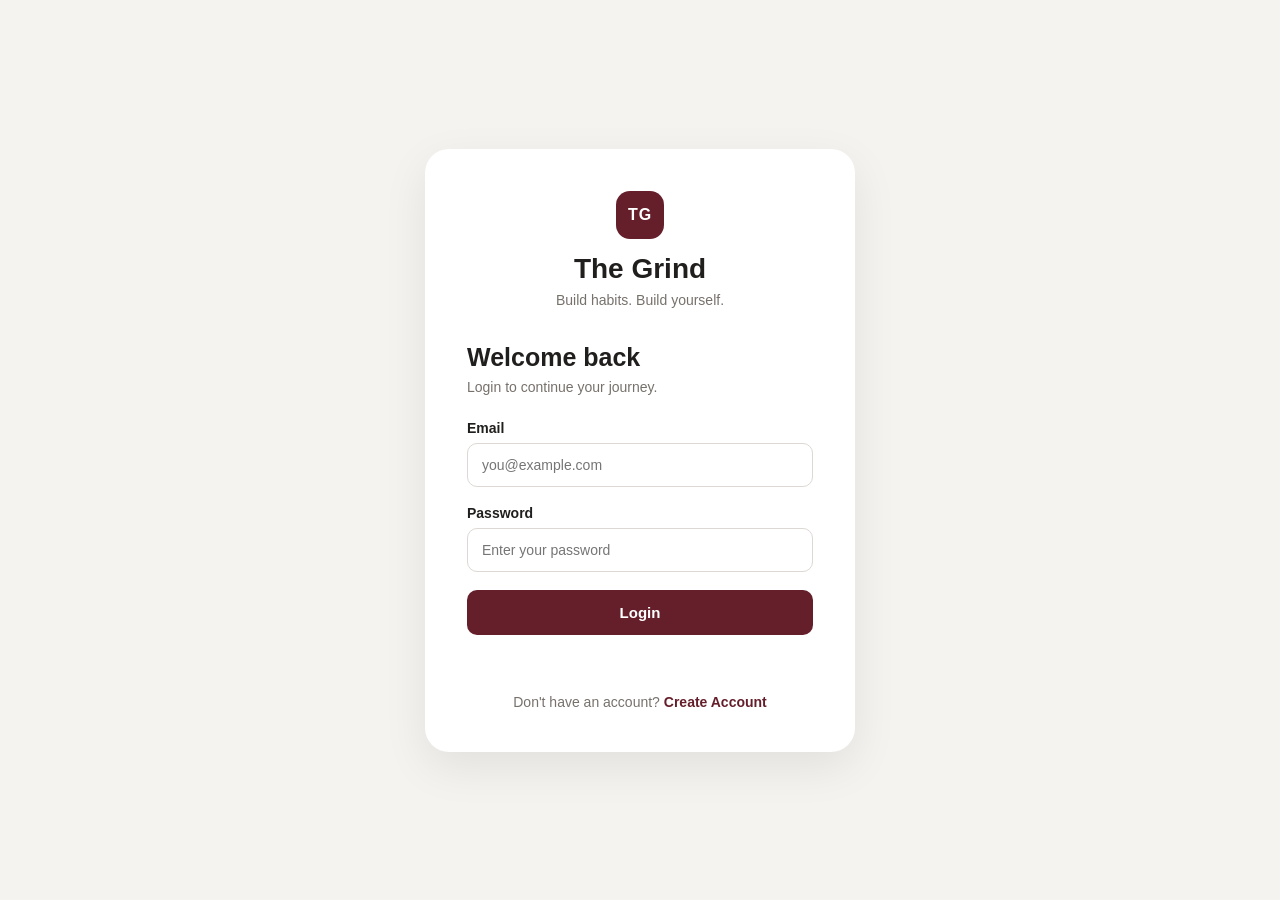
<file: Java_Mini_Project/Frontend/index.html>
<!DOCTYPE html>
<html>
<head>
    <meta charset="UTF-8">
    <meta http-equiv="refresh" content="0; url=login.html">
    <title>The Grind</title>
</head>
<body>
    <p>Loading The Grind...</p>
</body>
</html>
</file>
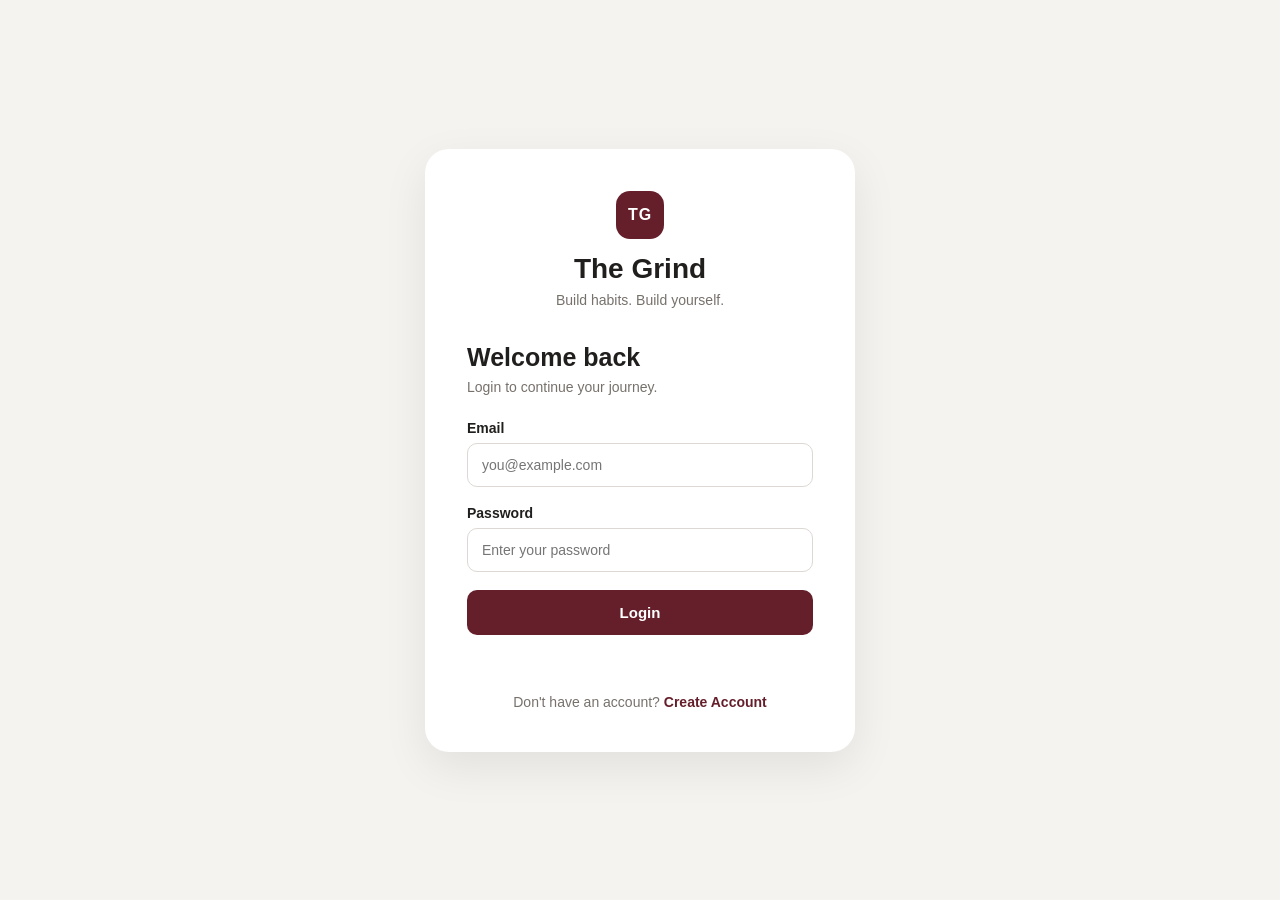
<file: Java_Mini_Project/Frontend/dashboard.html>
<!DOCTYPE html>
<html lang="en">

<head>

    <meta charset="UTF-8">

    <meta name="viewport" content="width=device-width, initial-scale=1.0">

    <title>The Grind | Dashboard</title>

    <link rel="stylesheet" href="style.css">

</head>


<body>

    <div class="dashboard-page">


        <!-- ================= SIDEBAR ================= -->

        <aside class="sidebar">

            <div class="sidebar-brand">

                <span class="brand-mark">
                    TG
                </span>

                <div>

                    <h2>The Grind</h2>

                    <p>Stay consistent.</p>

                </div>

            </div>


            <!-- Navigation -->

            <nav class="sidebar-nav">

                <a href="dashboard.html" class="active">
                    Dashboard
                </a>

                <a href="habits.html">
                    Habits
                </a>

                <a href="progress.html">
                    Progress
                </a>

                <a href="history.html">
                    History
                </a>

            </nav>


            <!-- Logout -->

            <button
                id="logoutButton"
                class="logout-button"
            >
                Logout
            </button>

        </aside>



        <!-- ================= MAIN CONTENT ================= -->

        <main class="dashboard-main">


            <!-- Header -->

            <header class="dashboard-header">

                <div>

                    <p class="eyebrow">
                        YOUR DASHBOARD
                    </p>

                    <h1>
                        Welcome back,
                        <span id="userName">User</span>
                        👋
                    </h1>

                    <p class="dashboard-subtitle">
                        Keep showing up. Small progress becomes big change.
                    </p>

                </div>

            </header>



            <!-- ================= STATISTICS ================= -->

            <section class="stats-grid">


                <!-- Total Habits -->

                <div class="stat-card">

                    <p>
                        Total Habits
                    </p>

                    <h2 id="totalHabits">
                        0
                    </h2>

                    <span>
                        Active habits
                    </span>

                </div>



                <!-- Completed Today -->

                <div class="stat-card">

                    <p>
                        Completed Today
                    </p>

                    <h2 id="completedCount">
                        0
                    </h2>

                    <span>
                        Keep going
                    </span>

                </div>



                <!-- Current Streak -->

                <div class="stat-card">

                    <p>
                        Current Streak
                    </p>

                    <h2 id="currentStreak">
                        0
                    </h2>

                    <span>
                        Days 🔥
                    </span>

                </div>


            </section>



            <!-- ================= TODAY'S HABITS ================= -->

            <section class="habits-section">


                <!-- Section heading -->

                <div class="section-heading">

                    <div>

                        <p class="eyebrow">
                            TODAY
                        </p>

                        <h2>
                            Your habits
                        </h2>

                    </div>


                    <a
                        href="habits.html"
                        class="view-all"
                    >
                        View habits →
                    </a>

                </div>



                <!-- Dynamic Habit List -->

                <div
                    id="habitList"
                    class="habit-list"
                >

                    <p>
                        Loading habits...
                    </p>

                </div>


            </section>


        </main>


    </div>



    <!-- Dashboard JavaScript -->

    <script src="script.js/dashboard.js"></script>

</body>

</html>
</file>
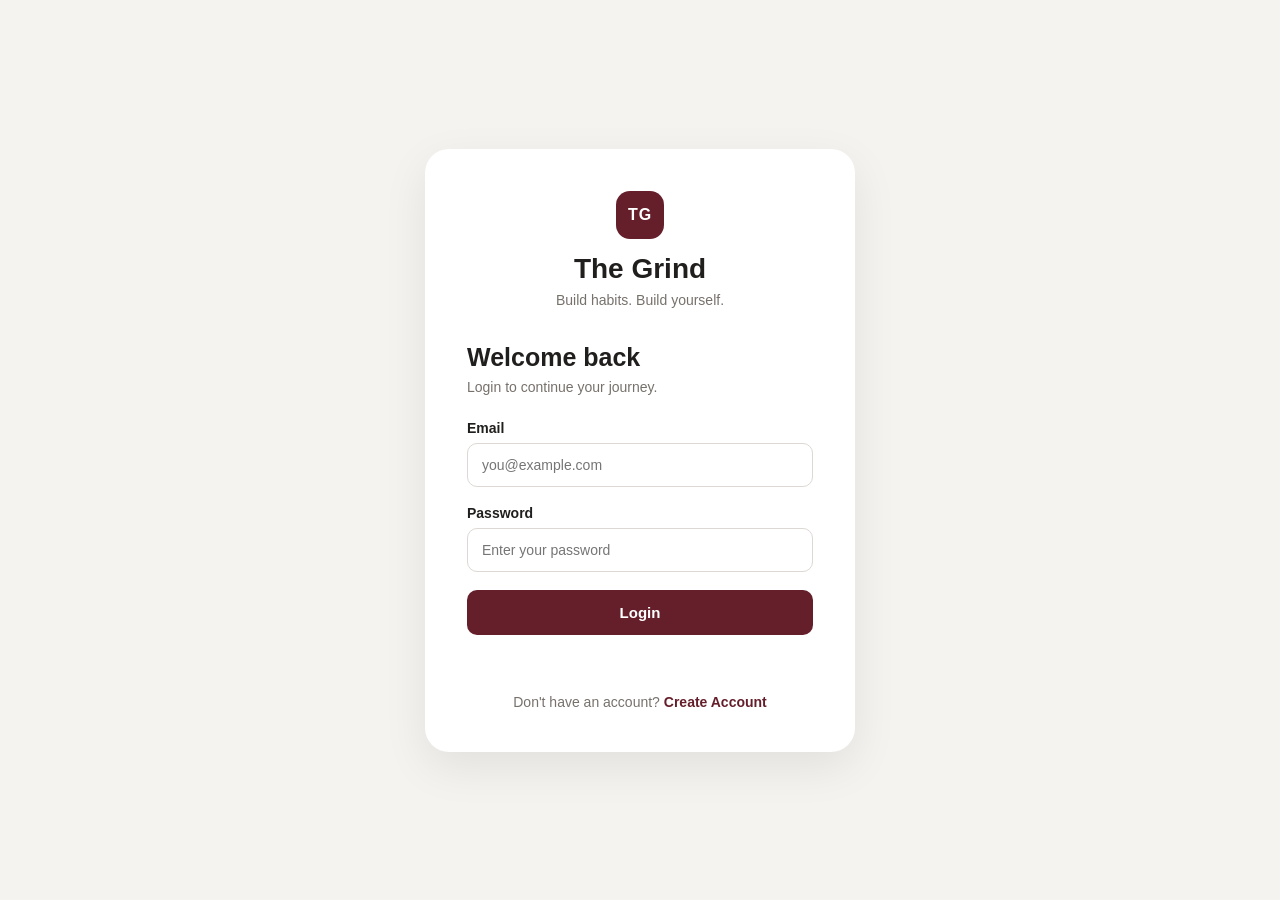
<file: Java_Mini_Project/Frontend/habits.html>
<!DOCTYPE html>
<html lang="en">

<head>

    <meta charset="UTF-8">

    <meta
        name="viewport"
        content="width=device-width, initial-scale=1.0"
    >

    <title>The Grind | Habits</title>

    <link rel="stylesheet" href="style.css">

</head>


<body>

    <div class="dashboard-page">


        <!-- ================= SIDEBAR ================= -->

        <aside class="sidebar">

            <div class="sidebar-brand">

                <span class="brand-mark">
                    TG
                </span>

                <div>

                    <h2>The Grind</h2>

                    <p>Stay consistent.</p>

                </div>

            </div>


            <nav class="sidebar-nav">

                <a href="dashboard.html">
                    Dashboard
                </a>

                <a href="habits.html" class="active">
                    Habits
                </a>

                <a href="progress.html">
                    Progress
                </a>

                <a href="history.html">
                    History
                </a>

            </nav>


            <button
                id="logoutButton"
                class="logout-button"
            >
                Logout
            </button>

        </aside>



        <!-- ================= MAIN CONTENT ================= -->

        <main class="dashboard-main">


            <!-- Header -->

            <header class="dashboard-header">

                <p class="eyebrow">
                    YOUR HABITS
                </p>

                <h1>
                    Daily habits
                </h1>

                <p class="dashboard-subtitle">
                    Stay consistent and make today count.
                </p>

            </header>



            <!-- ================= STATISTICS ================= -->

            <section class="stats-grid">


                <div class="stat-card">

                    <p>
                        Total Habits
                    </p>

                    <h2 id="totalHabits">
                        0
                    </h2>

                    <span>
                        Active habits
                    </span>

                </div>


                <div class="stat-card">

                    <p>
                        Completed Today
                    </p>

                    <h2 id="completedToday">
                        0
                    </h2>

                    <span>
                        Keep going
                    </span>

                </div>


                <div class="stat-card">

                    <p>
                        Daily Goal
                    </p>

                    <h2 id="dailyGoal">
                        0%
                    </h2>

                    <span>
                        Today's progress
                    </span>

                </div>


            </section>



            <!-- ================= ADD HABIT ================= -->

            <section class="habits-section">


                <div class="section-heading">

                    <div>

                        <p class="eyebrow">
                            CREATE
                        </p>

                        <h2>
                            Add a new habit
                        </h2>

                    </div>

                </div>


                <div class="progress-card">


                    <form id="addHabitForm">


                        <!-- Habit name -->

                        <div class="form-group">

                            <label for="habitName">
                                Habit name
                            </label>

                            <input
                                type="text"
                                id="habitName"
                                placeholder="e.g. Code for 30 Minutes"
                                required
                            >

                        </div>



                        <!-- Description -->

                        <div class="form-group">

                            <label for="habitDescription">
                                Description
                            </label>

                            <input
                                type="text"
                                id="habitDescription"
                                placeholder="e.g. Practice coding every day"
                                required
                            >

                        </div>



                        <!-- Icon -->

                     <div class="form-group">

    <label>
        Choose an icon
    </label>

    <input
        type="hidden"
        id="habitIcon"
        value="🎯"
        required
    >

    <div class="icon-picker">

        <button type="button" class="icon-option" data-icon="💧">💧</button>
        <button type="button" class="icon-option" data-icon="🏃">🏃</button>
        <button type="button" class="icon-option" data-icon="📖">📖</button>
        <button type="button" class="icon-option" data-icon="🧘">🧘</button>
        <button type="button" class="icon-option" data-icon="📚">📚</button>
        <button type="button" class="icon-option" data-icon="💻">💻</button>
        <button type="button" class="icon-option" data-icon="🎨">🎨</button>
        <button type="button" class="icon-option" data-icon="🏋️">🏋️</button>
        <button type="button" class="icon-option" data-icon="☕">☕</button>
        <button type="button" class="icon-option" data-icon="🎵">🎵</button>
        <button type="button" class="icon-option" data-icon="🥗">🥗</button>
        <button type="button" class="icon-option" data-icon="💤">💤</button>
        <button type="button" class="icon-option" data-icon="🧹">🧹</button>
        <button type="button" class="icon-option" data-icon="✍️">✍️</button>
        <button type="button" class="icon-option" data-icon="🧠">🧠</button>
        <button type="button" class="icon-option" data-icon="🎯">🎯</button>

    </div>

</div>   
                        <!-- Submit -->

                        <button
                            type="submit"
                            class="habit-status completed"
                        >
                            + Add Habit
                        </button>


                    </form>


                    <p
                        id="habitMessage"
                        style="margin-top:15px;"
                    ></p>


                </div>


            </section>



            <!-- ================= TODAY'S HABITS ================= -->

            <section class="habits-section">


                <div class="section-heading">

                    <div>

                        <p class="eyebrow">
                            TODAY
                        </p>

                        <h2>
                            Your habits
                        </h2>

                    </div>

                </div>


                <div
                    id="habitList"
                    class="habit-list"
                >

                    <p id="loadingMessage">
                        Loading habits...
                    </p>

                </div>


            </section>


        </main>


    </div>



    <script src="script.js/habits.js"></script>

</body>

</html>
</file>
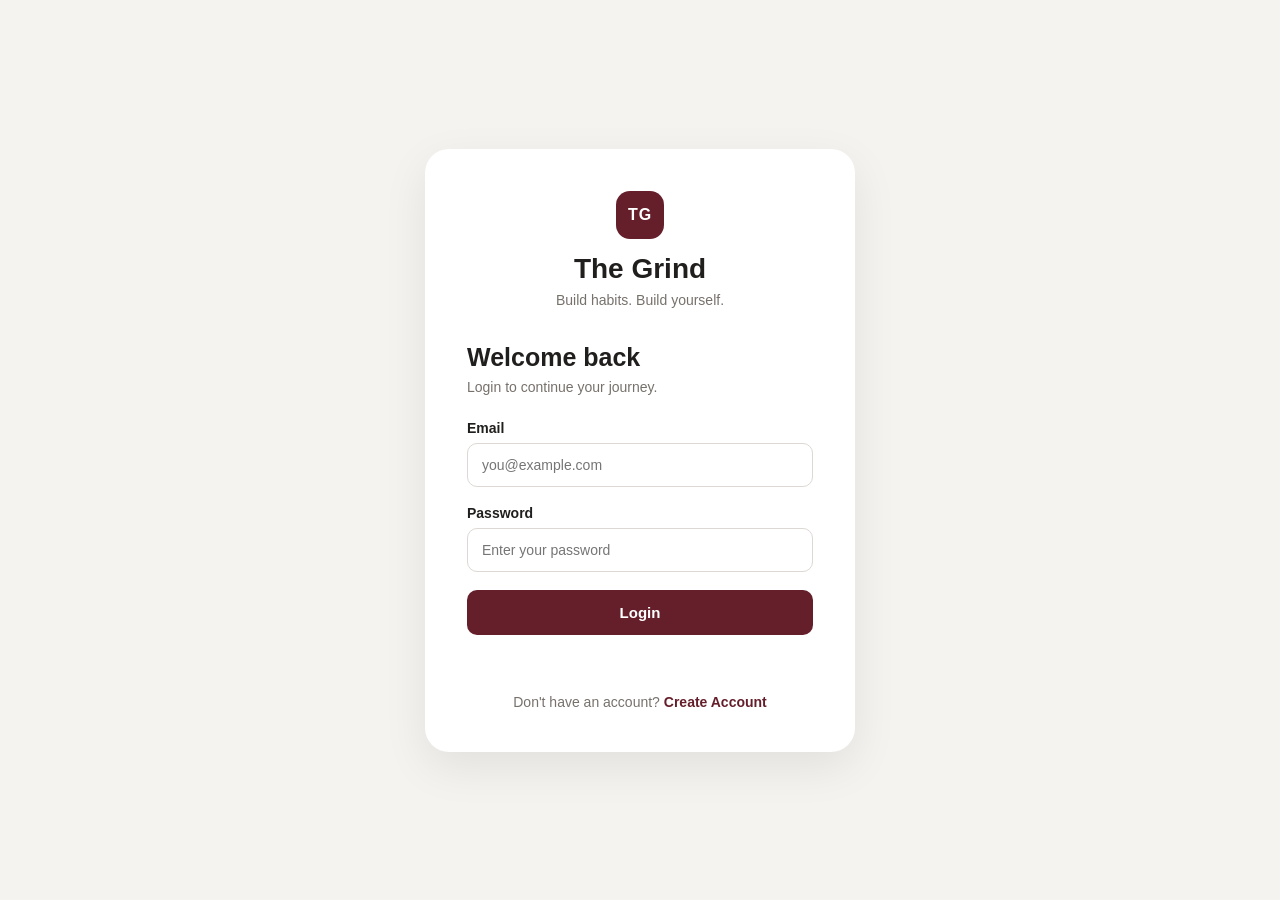
<file: Java_Mini_Project/Frontend/history.html>
<!DOCTYPE html>
<html lang="en">

<head>

    <meta charset="UTF-8">

    <meta
        name="viewport"
        content="width=device-width, initial-scale=1.0"
    >

    <title>The Grind | History</title>

    <link rel="stylesheet" href="style.css">

</head>


<body>

    <div class="dashboard-page">


        <!-- ================= SIDEBAR ================= -->

        <aside class="sidebar">

            <div class="sidebar-brand">

                <span class="brand-mark">
                    TG
                </span>

                <div>

                    <h2>The Grind</h2>

                    <p>Stay consistent.</p>

                </div>

            </div>


            <!-- Navigation -->

            <nav class="sidebar-nav">

                <a href="dashboard.html">
                    Dashboard
                </a>

                <a href="habits.html">
                    Habits
                </a>

                <a href="progress.html">
                    Progress
                </a>

                <a href="history.html" class="active">
                    History
                </a>

            </nav>


            <!-- Logout -->

            <button
                id="logoutButton"
                class="logout-button"
            >
                Logout
            </button>

        </aside>



        <!-- ================= MAIN CONTENT ================= -->

        <main class="dashboard-main">


            <!-- Header -->

            <header class="dashboard-header">

                <p class="eyebrow">
                    YOUR HISTORY
                </p>

                <h1>
                    Your consistency
                </h1>

                <p class="dashboard-subtitle">
                    Look back at the habits you completed.
                </p>

            </header>



            <!-- ================= HISTORY ================= -->

            <section class="habits-section">

                <div class="section-heading">

                    <div>

                        <p class="eyebrow">
                            COMPLETIONS
                        </p>

                        <h2>
                            Habit history
                        </h2>

                    </div>

                </div>


                <!-- History will be inserted here -->

                <div
                    id="historyList"
                    class="habit-list"
                >

                    <p>
                        Loading history...
                    </p>

                </div>


            </section>


        </main>


    </div>



    <!-- History JavaScript -->

    <script src="script.js/history.js"></script>

</body>

</html>
</file>
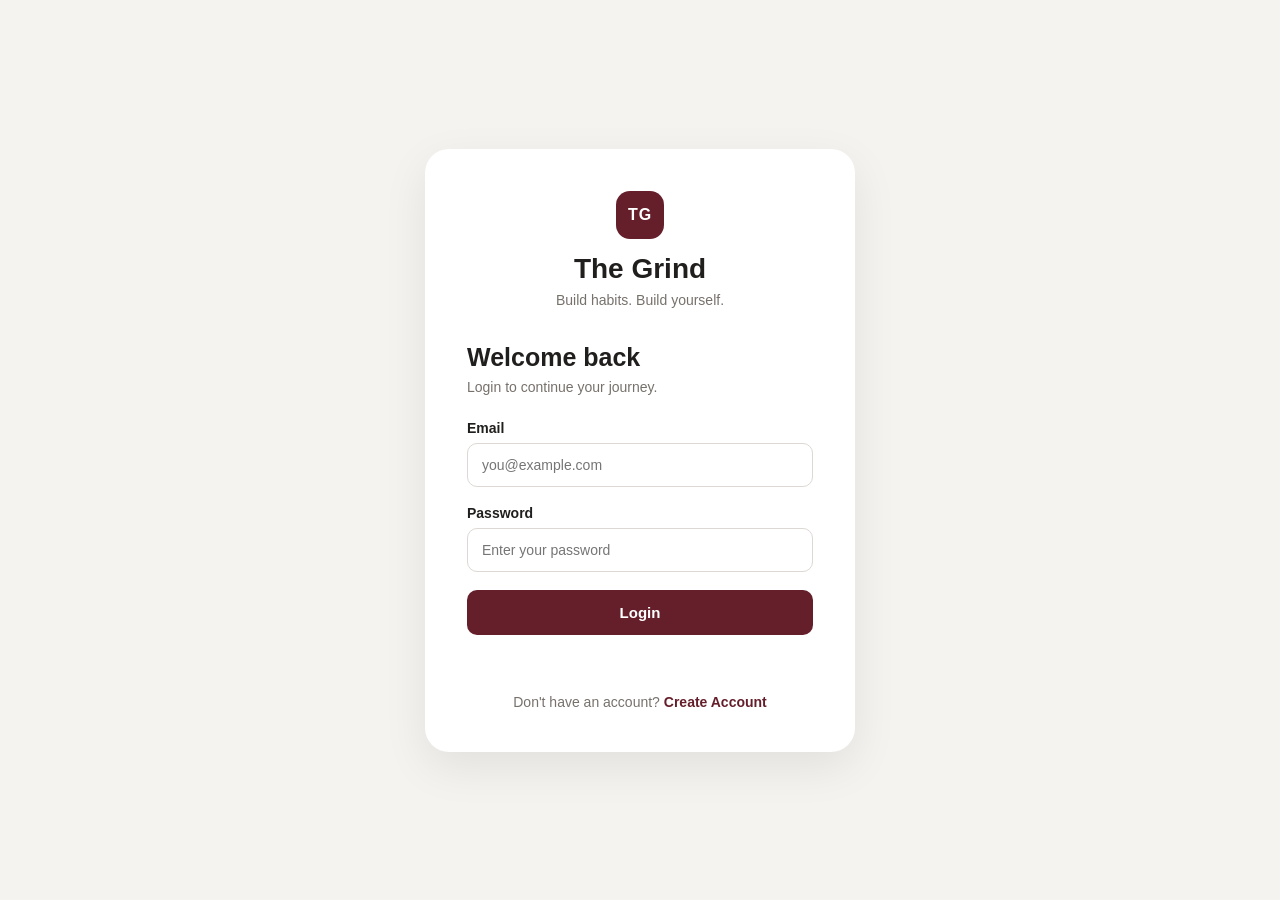
<file: Java_Mini_Project/Frontend/login.html>
<!DOCTYPE html>
<html lang="en">
<head>
    <meta charset="UTF-8">
    <meta name="viewport" content="width=device-width, initial-scale=1.0">

    <title>The Grind | Login</title>

    <link rel="stylesheet" href="style.css">
</head>

<body>

    <div class="auth-page">

        <div class="auth-card">

            <div class="brand">
                <span class="brand-mark">TG</span>

                <h1>The Grind</h1>

                <p>Build habits. Build yourself.</p>
            </div>

            <div class="auth-content">

                <h2>Welcome back</h2>

                <p class="subtitle">
                    Login to continue your journey.
                </p>

                <form id="loginForm">

                    <div class="input-group">

                        <label for="email">Email</label>

                        <input
                            type="email"
                            id="email"
                            placeholder="you@example.com"
                            required
                        >

                    </div>


                    <div class="input-group">

                        <label for="password">Password</label>

                        <input
                            type="password"
                            id="password"
                            placeholder="Enter your password"
                            required
                        >

                    </div>


                    <button type="submit" class="auth-button">
                        Login
                    </button>


                    <p id="message" class="message"></p>

                </form>


                <p class="switch-auth">

                    Don't have an account?

                    <a href="register.html">
                        Create Account
                    </a>

                </p>

            </div>

        </div>

    </div>


    <script src="script.js/login.js"></script>

</body>
</html>
</file>
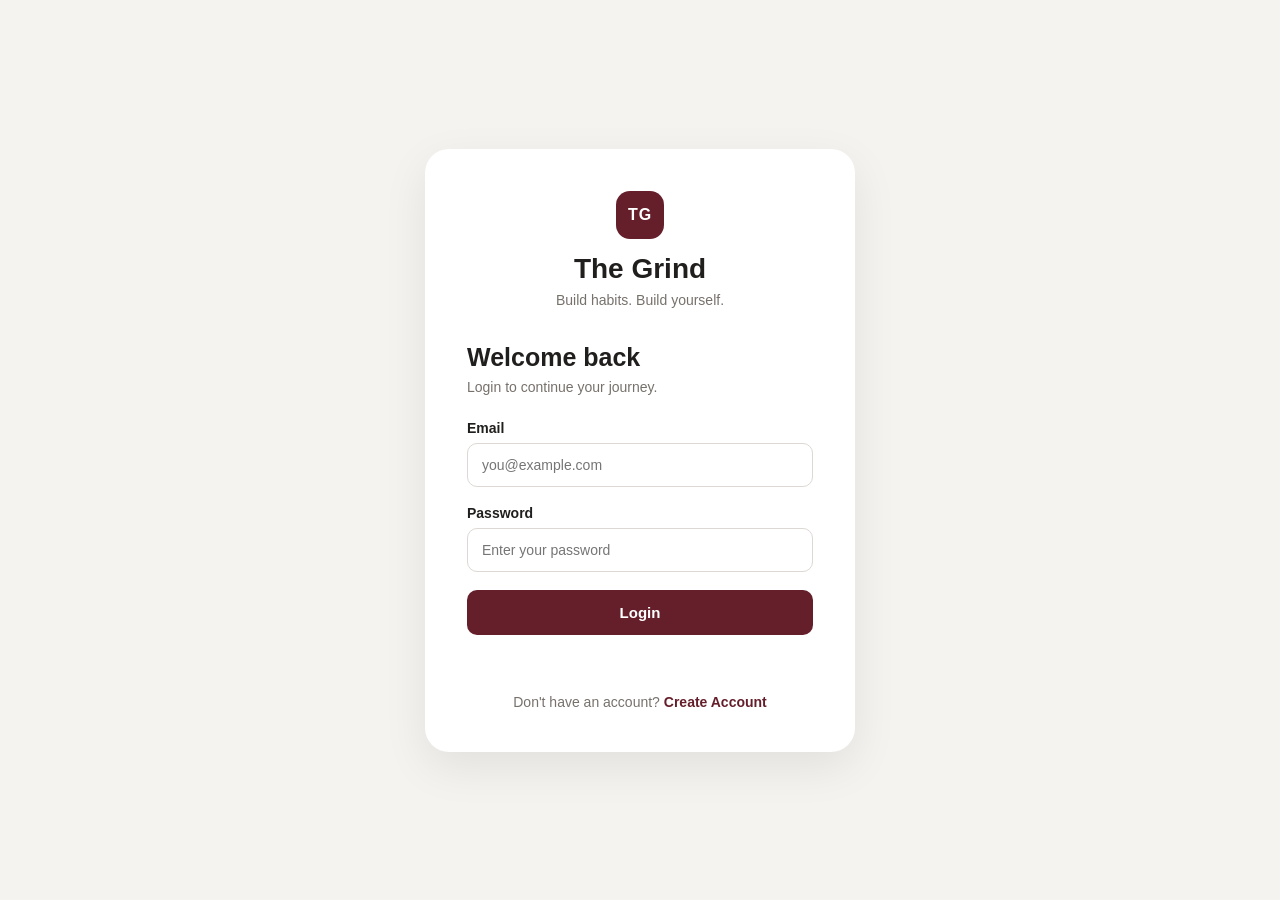
<file: Java_Mini_Project/Frontend/progress.html>
<!DOCTYPE html>
<html lang="en">

<head>
    <meta charset="UTF-8">
    <meta name="viewport" content="width=device-width, initial-scale=1.0">

    <title>The Grind | Progress</title>

    <link rel="stylesheet" href="style.css">
</head>

<body>

    <div class="dashboard-page">

        <!-- Sidebar -->
        <aside class="sidebar">

            <div class="sidebar-brand">

                <span class="brand-mark">TG</span>

                <div>
                    <h2>The Grind</h2>
                    <p>Stay consistent.</p>
                </div>

            </div>


            <nav class="sidebar-nav">

                <a href="dashboard.html">
                    Dashboard
                </a>

                <a href="habits.html">
                    Habits
                </a>

                <a href="progress.html" class="active">
                    Progress
                </a>

                <a href="history.html">
                    History
                </a>

            </nav>


            <button id="logoutButton" class="logout-button">
                Logout
            </button>

        </aside>


        <!-- Main Content -->
        <main class="dashboard-main">

            <header class="dashboard-header">

                <p class="eyebrow">
                    YOUR PROGRESS
                </p>

                <h1>
                    Track your consistency
                </h1>

                <p class="dashboard-subtitle">
                    Every completed habit is a step forward.
                </p>

            </header>


            <!-- Statistics -->
            <section class="stats-grid">

                <div class="stat-card">

                    <p>Completed Today</p>

                    <h2 id="completedToday">
                        0
                    </h2>

                    <span>Habits completed</span>

                </div>


                <div class="stat-card">

                    <p>Today's Goal</p>

                    <h2 id="dailyGoal">
                        0%
                    </h2>

                    <span>Daily completion</span>

                </div>


                <div class="stat-card">

                    <p>Total Completions</p>

                    <h2 id="totalCompletions">
                        0
                    </h2>

                    <span>All-time</span>

                </div>

            </section>


            <!-- Progress -->
            <section class="progress-section">

                <div class="section-heading">

                    <div>

                        <p class="eyebrow">
                            OVERVIEW
                        </p>

                        <h2>
                            Your consistency
                        </h2>

                    </div>

                </div>


                <div class="progress-card">

                    <div class="progress-header">

                        <span>
                            Today's progress
                        </span>

                        <strong id="progressPercentage">
                            0%
                        </strong>

                    </div>


                    <div class="progress-bar">

                        <div
                            id="progressFill"
                            class="progress-fill">
                        </div>

                    </div>


                    <p id="progressMessage">
                        Start completing your habits today.
                    </p>

                </div>

            </section>

        </main>

    </div>


    <script src="script.js/progress.js"></script>

</body>

</html>
</file>
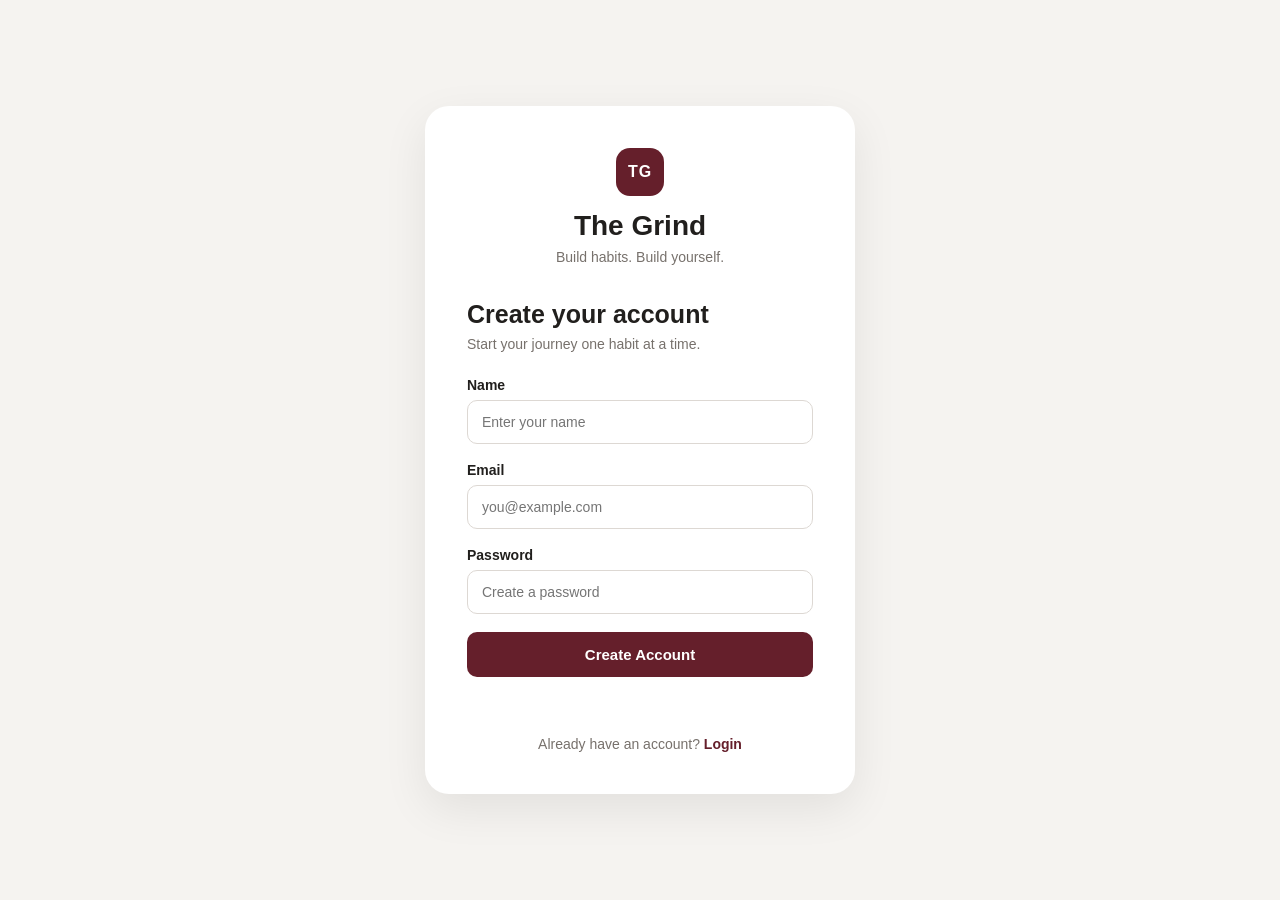
<file: Java_Mini_Project/Frontend/register.html>
<!DOCTYPE html>
<html lang="en">
<head>
    <meta charset="UTF-8">
    <meta name="viewport" content="width=device-width, initial-scale=1.0">
    <title>The Grind | Register</title>
    <link rel="stylesheet" href="style.css">
</head>

<body>

    <div class="auth-page">

        <div class="auth-card">

            <div class="brand">
                <span class="brand-mark">TG</span>
                <h1>The Grind</h1>
                <p>Build habits. Build yourself.</p>
            </div>

            <div class="auth-content">
                <h2>Create your account</h2>
                <p class="subtitle">Start your journey one habit at a time.</p>

                <form id="registerForm">

                    <div class="input-group">
                        <label for="name">Name</label>
                        <input
                            type="text"
                            id="name"
                            placeholder="Enter your name"
                            required
                        >
                    </div>

                    <div class="input-group">
                        <label for="email">Email</label>
                        <input
                            type="email"
                            id="email"
                            placeholder="you@example.com"
                            required
                        >
                    </div>

                    <div class="input-group">
                        <label for="password">Password</label>
                        <input
                            type="password"
                            id="password"
                            placeholder="Create a password"
                            required
                        >
                    </div>

                    <button type="submit" class="auth-button">
                        Create Account
                    </button>

                    <p id="message" class="message"></p>

                </form>

                <p class="switch-auth">
                    Already have an account?
                    <a href="login.html">Login</a>
                </p>

            </div>

        </div>

    </div>

    <script src="script.js/register.js"></script>

</body>
</html>
</file>
<file: Java_Mini_Project/Frontend/style.css>
* {
    margin: 0;
    padding: 0;
    box-sizing: border-box;
}

body {
    font-family: Arial, Helvetica, sans-serif;
    background: #f5f3f0;
    color: #211f1d;
}

.auth-page {
    min-height: 100vh;
    display: flex;
    justify-content: center;
    align-items: center;
    padding: 20px;
}

.auth-card {
    width: 100%;
    max-width: 430px;
    background: #ffffff;
    border-radius: 24px;
    padding: 42px;
    box-shadow: 0 15px 45px rgba(0, 0, 0, 0.08);
}

.brand {
    text-align: center;
    margin-bottom: 35px;
}

.brand-mark {
    display: inline-flex;
    width: 48px;
    height: 48px;
    align-items: center;
    justify-content: center;
    border-radius: 14px;
    background: #651f2b;
    color: white;
    font-weight: bold;
    letter-spacing: 1px;
    margin-bottom: 14px;
}

.brand h1 {
    font-size: 28px;
    margin-bottom: 7px;
}

.brand p {
    color: #77716c;
    font-size: 14px;
}

.auth-content h2 {
    font-size: 25px;
    margin-bottom: 7px;
}

.subtitle {
    color: #77716c;
    font-size: 14px;
    margin-bottom: 25px;
}

.input-group {
    margin-bottom: 18px;
}

.input-group label {
    display: block;
    font-size: 14px;
    font-weight: 600;
    margin-bottom: 7px;
}

.input-group input {
    width: 100%;
    padding: 13px 14px;
    border: 1px solid #ddd8d3;
    border-radius: 10px;
    font-size: 14px;
    outline: none;
    transition: 0.2s;
}

.input-group input:focus {
    border-color: #651f2b;
    box-shadow: 0 0 0 3px rgba(101, 31, 43, 0.08);
}

.auth-button {
    width: 100%;
    border: none;
    border-radius: 10px;
    padding: 14px;
    background: #651f2b;
    color: white;
    font-size: 15px;
    font-weight: 600;
    cursor: pointer;
    transition: 0.2s;
}

.auth-button:hover {
    background: #4e1721;
}

.message {
    min-height: 20px;
    text-align: center;
    margin-top: 14px;
    font-size: 14px;
}

.switch-auth {
    text-align: center;
    margin-top: 25px;
    color: #77716c;
    font-size: 14px;
}

.switch-auth a {
    color: #651f2b;
    font-weight: 600;
    text-decoration: none;
}

/* =========================
   DASHBOARD
========================= */

.dashboard-page {
    min-height: 100vh;
    display: flex;
    background: #f5f3f0;
}


/* Sidebar */

.sidebar {
    width: 245px;
    min-height: 100vh;
    background: #ffffff;
    border-right: 1px solid #e7e2dd;
    padding: 30px 20px;
    display: flex;
    flex-direction: column;
}

.sidebar-brand {
    display: flex;
    align-items: center;
    gap: 12px;
    padding: 0 10px;
    margin-bottom: 45px;
}

.sidebar-brand .brand-mark {
    width: 42px;
    height: 42px;
    margin: 0;
    border-radius: 12px;
    flex-shrink: 0;
}

.sidebar-brand h2 {
    font-size: 17px;
    margin-bottom: 3px;
}

.sidebar-brand p {
    color: #88817b;
    font-size: 12px;
}


/* Navigation */

.sidebar-nav {
    display: flex;
    flex-direction: column;
    gap: 8px;
}

.sidebar-nav a {
    text-decoration: none;
    color: #6f6964;
    padding: 12px 14px;
    border-radius: 10px;
    font-size: 14px;
    transition: 0.2s;
}

.sidebar-nav a:hover {
    background: #f7f2f0;
    color: #651f2b;
}

.sidebar-nav a.active {
    background: #651f2b;
    color: #ffffff;
}


/* Logout */

.logout-button {
    margin-top: auto;
    padding: 12px;
    border: 1px solid #ddd8d3;
    background: #ffffff;
    border-radius: 10px;
    cursor: pointer;
    color: #651f2b;
    font-weight: 600;
}

.logout-button:hover {
    background: #f8f2f1;
}


/* Main */

.dashboard-main {
    flex: 1;
    padding: 50px;
    max-width: 1250px;
}


/* Header */

.dashboard-header {
    margin-bottom: 35px;
}

.eyebrow {
    color: #651f2b;
    font-size: 11px;
    font-weight: 700;
    letter-spacing: 1.5px;
    margin-bottom: 8px;
}

.dashboard-header h1 {
    font-size: 32px;
    margin-bottom: 8px;
}

.dashboard-subtitle {
    color: #77716c;
    font-size: 14px;
}


/* Statistics */

.stats-grid {
    display: grid;
    grid-template-columns: repeat(3, 1fr);
    gap: 18px;
    margin-bottom: 45px;
}

.stat-card {
    background: #ffffff;
    border: 1px solid #e7e2dd;
    border-radius: 18px;
    padding: 25px;
}

.stat-card p {
    color: #77716c;
    font-size: 13px;
    margin-bottom: 12px;
}

.stat-card h2 {
    font-size: 30px;
    margin-bottom: 5px;
}

.stat-card span {
    color: #99918b;
    font-size: 12px;
}


/* Habits */

.section-heading {
    display: flex;
    justify-content: space-between;
    align-items: flex-end;
    margin-bottom: 18px;
}

.section-heading h2 {
    font-size: 22px;
}

.view-all {
    color: #651f2b;
    text-decoration: none;
    font-size: 13px;
    font-weight: 600;
}


/* Habit list */

.habit-list {
    display: flex;
    flex-direction: column;
    gap: 12px;
}

.habit-item {
    background: #ffffff;
    border: 1px solid #e7e2dd;
    border-radius: 15px;
    padding: 18px;
    display: flex;
    align-items: center;
    gap: 15px;
}

.habit-icon {
    width: 42px;
    height: 42px;
    border-radius: 12px;
    background: #f7f1ef;
    display: flex;
    align-items: center;
    justify-content: center;
    font-size: 19px;
}

.habit-info {
    flex: 1;
}

.habit-info h3 {
    font-size: 15px;
    margin-bottom: 4px;
}

.habit-info p {
    color: #88817b;
    font-size: 12px;
}

.habit-status {
    font-size: 12px;
    color: #88817b;
    background: #f5f3f0;
    padding: 7px 11px;
    border-radius: 20px;
}


/* Responsive */

@media (max-width: 800px) {

    .sidebar {
        width: 190px;
    }

    .dashboard-main {
        padding: 30px;
    }

    .stats-grid {
        grid-template-columns: 1fr;
    }

}

@media (max-width: 600px) {

    .dashboard-page {
        flex-direction: column;
    }

    .sidebar {
        width: 100%;
        min-height: auto;
    }

    .sidebar-nav {
        flex-direction: row;
        flex-wrap: wrap;
    }

    .dashboard-main {
        padding: 25px 18px;
    }

}

/* =========================
   HABITS & PROGRESS
   ========================= */

.habit-status {
    border: none;
    cursor: pointer;
    font-size: 12px;
    color: #88817b;
    background: #f5f3f0;
    padding: 8px 13px;
    border-radius: 20px;
    transition: 0.2s;
}

.habit-status:hover {
    background: #eee8e4;
}

.habit-status.completed {
    background: #651f2b;
    color: #ffffff;
}

.progress-section {
    margin-top: 40px;
}

.progress-card {
    background: #ffffff;
    border: 1px solid #e7e2dd;
    border-radius: 18px;
    padding: 25px;
}

.progress-header {
    display: flex;
    justify-content: space-between;
    align-items: center;
    margin-bottom: 15px;
}

.progress-header span {
    font-size: 14px;
    color: #77716c;
}

.progress-header strong {
    color: #651f2b;
    font-size: 18px;
}

.progress-bar {
    width: 100%;
    height: 10px;
    background: #eee9e5;
    border-radius: 20px;
    overflow: hidden;
}

.progress-fill {
    width: 0%;
    height: 100%;
    background: #651f2b;
    border-radius: 20px;
    transition: width 0.3s ease;
}

.progress-card > p {
    margin-top: 15px;
    color: #88817b;
    font-size: 13px;
}

/* ================= ADD HABIT FORM ================= */

#addHabitForm {
    display: flex;
    flex-direction: column;
    gap: 18px;
    max-width: 650px;
}


/* Form group */

.form-group {
    display: flex;
    flex-direction: column;
    gap: 8px;
}


/* Labels */

.form-group label {
    font-size: 13px;
    font-weight: 600;
    color: #3d3936;
}


/* Input fields */

.form-group input {
    width: 100%;
    padding: 13px 15px;
    border: 1px solid #ddd8d3;
    border-radius: 10px;
    background: #faf9f7;
    color: #211f1d;
    font-size: 13px;
    outline: none;
    transition: 0.2s ease;
}


/* Input placeholder */

.form-group input::placeholder {
    color: #aaa39d;
}


/* Input focus */

.form-group input:focus {
    border-color: #651f2b;
    background: #ffffff;
    box-shadow: 0 0 0 3px rgba(101, 31, 43, 0.08);
}


/* Add Habit button */

#addHabitForm .habit-status {
    align-self: flex-start;
    margin-top: 4px;
    padding: 11px 20px;
    font-size: 13px;
    font-weight: 600;
}


/* Message */

#habitMessage {
    font-size: 13px;
    color: #651f2b;
}


/* Mobile */

@media (max-width: 600px) {

    #addHabitForm {
        max-width: 100%;
    }

    #addHabitForm .habit-status {
        width: 100%;
    }

}

/* ================= ICON PICKER ================= */

.icon-picker {
    display: flex;
    flex-wrap: wrap;
    gap: 10px;
    margin-top: 3px;
}

.icon-option {
    width: 48px;
    height: 48px;
    border: 1px solid #ddd8d3;
    border-radius: 12px;
    background: #faf9f7;
    font-size: 22px;
    cursor: pointer;
    transition: 0.2s ease;
}

.icon-option:hover {
    background: #f7f1ef;
    border-color: #651f2b;
    transform: translateY(-2px);
}

.icon-option.selected {
    background: #651f2b;
    border-color: #651f2b;
    box-shadow: 0 4px 10px rgba(101, 31, 43, 0.18);
}
/* Space between Add Habit and Today's Habits */

#addHabitForm {
    margin-bottom: 5px;
}

.habits-section + .habits-section {
    margin-top: 55px;
}

/* ================= DELETE HABIT BUTTON ================= */

.delete-habit {
    border: 1px solid #d8c9c5;
    background: #ffffff;
    color: #651f2b;
    padding: 8px 13px;
    border-radius: 20px;
    font-size: 12px;
    font-weight: 600;
    cursor: pointer;
    transition: all 0.2s ease;
}

.delete-habit:hover {
    background: #651f2b;
    color: #ffffff;
    border-color: #651f2b;
    transform: translateY(-1px);
}

/* ================= HISTORY DATE ================= */

.history-date {
    margin-top: 25px;
    margin-bottom: 10px;
    font-size: 13px;
    font-weight: 700;
    color: #651f2b;
    letter-spacing: 0.3px;
}
</file>
